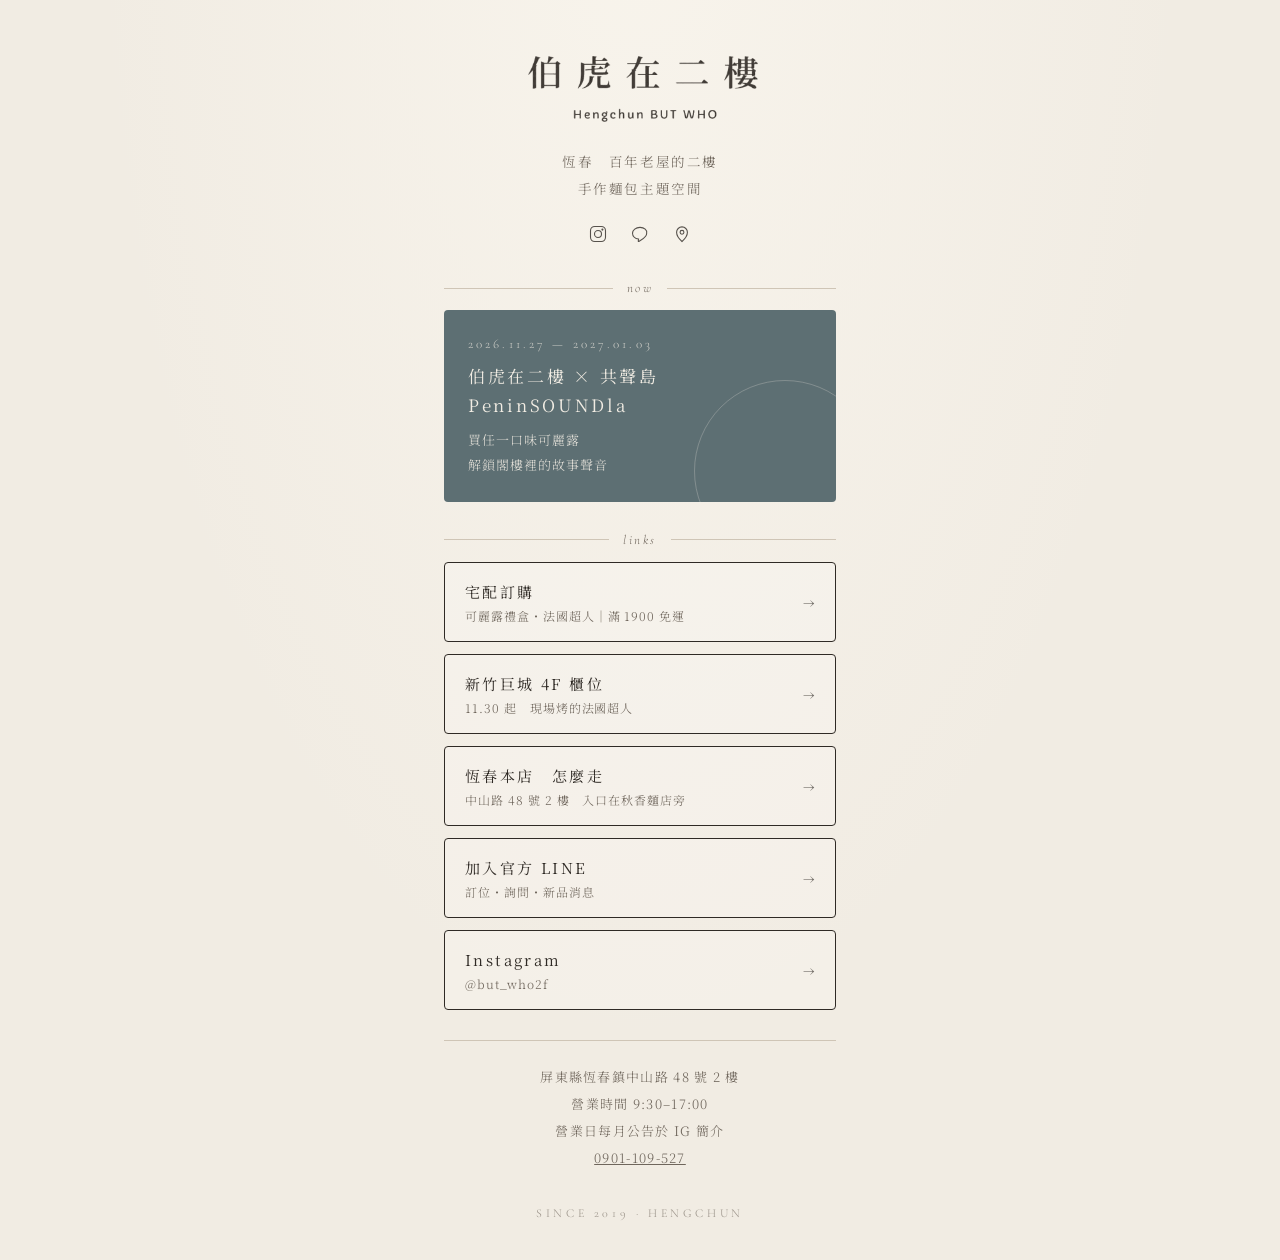
<file: links/index.html>
<!DOCTYPE html>
<html lang="zh-Hant">
<head>
<meta charset="utf-8">
<meta name="viewport" content="width=device-width, initial-scale=1">
<title>伯虎在二樓 BUT WHO</title>
<link rel="preconnect" href="https://fonts.googleapis.com">
<link rel="preconnect" href="https://fonts.gstatic.com" crossorigin>
<link href="https://fonts.googleapis.com/css2?family=Noto+Serif+TC:wght@300;400;500&family=Cormorant+Garamond:ital,wght@0,300;0,400;1,300&display=swap" rel="stylesheet">
<style>
  :root{
    --paper:#f1ece3;
    --paper-2:#e8e1d5;
    --ink:#2f2a25;
    --ink-soft:#6f665c;
    --line:#cfc5b6;
    --sea:#5d6f73;
  }
  *{box-sizing:border-box;margin:0;padding:0}
  html,body{background:var(--paper);color:var(--ink)}
  body{
    font-family:"Noto Serif TC",serif;font-weight:300;
    min-height:100vh;display:flex;justify-content:center;
    background:
      radial-gradient(ellipse at 50% -10%, #f8f4ec 0%, transparent 60%),
      var(--paper);
  }
  main{width:100%;max-width:440px;padding:56px 24px 40px}

  header{text-align:center;margin-bottom:36px}
  .mark{
    width:92px;height:92px;margin:0 auto 22px;border-radius:50%;
    border:1px solid var(--ink);display:flex;align-items:center;justify-content:center;
    flex-direction:column;gap:2px;
  }
  .mark b{font-weight:400;font-size:22px;letter-spacing:.18em;padding-left:.18em}
  .mark small{font-family:"Cormorant Garamond",serif;font-size:10px;letter-spacing:.32em;padding-left:.32em;color:var(--ink-soft)}
  .logo{display:block;width:230px;max-width:70%;height:auto;margin:0 auto}
  h1{font-weight:400;font-size:21px;letter-spacing:.28em;padding-left:.28em}
  .en{font-family:"Cormorant Garamond",serif;font-size:13px;letter-spacing:.42em;padding-left:.42em;color:var(--ink-soft);margin-top:6px}
  .bio{margin-top:26px;font-size:13.5px;line-height:2;letter-spacing:.12em;color:var(--ink-soft)}

  .social{display:flex;justify-content:center;gap:22px;margin-top:22px}
  .social a{color:var(--ink);opacity:.8;transition:opacity .2s}
  .social a:hover{opacity:1}
  .social svg{width:20px;height:20px;display:block}

  .label{
    font-family:"Cormorant Garamond",serif;font-style:italic;font-size:13px;
    letter-spacing:.2em;color:var(--ink-soft);text-align:center;margin:30px 0 14px;
    display:flex;align-items:center;gap:14px;
  }
  .label::before,.label::after{content:"";flex:1;height:1px;background:var(--line)}

  .feature{
    display:block;text-decoration:none;color:var(--paper);
    background:var(--sea);border-radius:4px;padding:26px 24px 24px;
    position:relative;overflow:hidden;
  }
  .feature::after{
    content:"";position:absolute;right:-40px;bottom:-60px;width:180px;height:180px;
    border-radius:50%;border:1px solid rgba(241,236,227,.25);
  }
  .feature .date{font-family:"Cormorant Garamond",serif;font-size:13px;letter-spacing:.24em;opacity:.8}
  .feature h2{font-weight:400;font-size:17px;letter-spacing:.16em;margin:10px 0 8px;line-height:1.7}
  .feature p{font-size:13px;line-height:1.9;letter-spacing:.08em;opacity:.88}

  .links{display:flex;flex-direction:column;gap:12px}
  .btn{
    display:flex;align-items:center;justify-content:space-between;gap:12px;
    text-decoration:none;color:var(--ink);
    border:1px solid var(--ink);border-radius:4px;padding:17px 20px;
    background:rgba(255,255,255,.18);
    transition:background .2s,color .2s;
  }
  .btn:hover{background:var(--ink);color:var(--paper)}
  .btn .t{font-size:15px;letter-spacing:.16em;font-weight:400}
  .btn .s{display:block;font-size:12px;letter-spacing:.08em;color:var(--ink-soft);margin-top:4px;font-weight:300}
  .btn:hover .s{color:var(--paper-2)}
  .btn .arrow{font-family:"Cormorant Garamond",serif;font-size:18px;opacity:.6}

  .info{
    margin-top:30px;padding:22px 4px 0;border-top:1px solid var(--line);
    font-size:13px;line-height:2.1;letter-spacing:.1em;color:var(--ink-soft);text-align:center;
  }
  .info a{color:inherit}
  footer{
    text-align:center;margin-top:34px;
    font-family:"Cormorant Garamond",serif;font-size:12px;letter-spacing:.3em;color:var(--ink-soft);opacity:.7
  }
</style>
</head>
<body>
<main>

  <header>
    <h1><img class="logo" src="logo.png" alt="伯虎在二樓 Hengchun BUT WHO"></h1>
    <p class="bio">恆春　百年老屋的二樓<br>手作麵包主題空間</p>

    <nav class="social" aria-label="社群">
      <a href="https://www.instagram.com/but_who2f/" aria-label="Instagram">
        <svg viewBox="0 0 24 24" fill="none" stroke="currentColor" stroke-width="1.3"><rect x="3" y="3" width="18" height="18" rx="5"/><circle cx="12" cy="12" r="4.2"/><circle cx="17.3" cy="6.7" r=".6" fill="currentColor"/></svg>
      </a>
      <a href="https://lin.ee/nPARyDp" aria-label="LINE 官方帳號">
        <svg viewBox="0 0 24 24" fill="none" stroke="currentColor" stroke-width="1.3"><path d="M12 4C7 4 3 7.2 3 11.1c0 3.5 3.1 6.4 7.3 7l-.4 2.4c-.1.4.3.7.7.5 2.6-1.4 6.6-4.1 8.1-6.3.9-1.1 1.3-2.3 1.3-3.6C21 7.2 17 4 12 4z"/></svg>
      </a>
      <a href="https://www.google.com/maps/search/?api=1&query=%E4%BC%AF%E8%99%8E%E5%9C%A8%E4%BA%8C%E6%A8%93%20%E5%B1%8F%E6%9D%B1%E7%B8%A3%E6%81%86%E6%98%A5%E9%8E%AE%E4%B8%AD%E5%B1%B1%E8%B7%AF48%E8%99%9F" aria-label="Google 地圖">
        <svg viewBox="0 0 24 24" fill="none" stroke="currentColor" stroke-width="1.3"><path d="M12 21s-6.5-5.6-6.5-11A6.5 6.5 0 0 1 18.5 10c0 5.4-6.5 11-6.5 11z"/><circle cx="12" cy="10" r="2.3"/></svg>
      </a>
    </nav>
  </header>

  <div class="label">now</div>
  <a class="feature" href="https://www.instagram.com/but_who2f/">
    <div class="date">2026.11.27 — 2027.01.03</div>
    <h2>伯虎在二樓 × 共聲島 PeninSOUNDla</h2>
    <p>買任一口味可麗露<br>解鎖閣樓裡的故事聲音</p>
  </a>

  <div class="label">links</div>
  <div class="links">
    <a class="btn" href="https://chipaoanping.github.io/bohu-ledger/shop/">
      <span><span class="t">宅配訂購</span><span class="s">可麗露禮盒・法國超人｜滿 1900 免運</span></span>
      <span class="arrow">→</span>
    </a>
    <a class="btn" href="https://www.google.com/maps/search/?api=1&query=%E6%96%B0%E7%AB%B9%E5%B7%A8%E5%9F%8E%E8%B3%BC%E7%89%A9%E4%B8%AD%E5%BF%83">
      <span><span class="t">新竹巨城 4F 櫃位</span><span class="s">11.30 起　現場烤的法國超人</span></span>
      <span class="arrow">→</span>
    </a>
    <a class="btn" href="https://www.google.com/maps/search/?api=1&query=%E4%BC%AF%E8%99%8E%E5%9C%A8%E4%BA%8C%E6%A8%93%20%E5%B1%8F%E6%9D%B1%E7%B8%A3%E6%81%86%E6%98%A5%E9%8E%AE%E4%B8%AD%E5%B1%B1%E8%B7%AF48%E8%99%9F">
      <span><span class="t">恆春本店　怎麼走</span><span class="s">中山路 48 號 2 樓　入口在秋香麵店旁</span></span>
      <span class="arrow">→</span>
    </a>
    <a class="btn" href="https://lin.ee/nPARyDp">
      <span><span class="t">加入官方 LINE</span><span class="s">訂位・詢問・新品消息</span></span>
      <span class="arrow">→</span>
    </a>
    <a class="btn" href="https://www.instagram.com/but_who2f/">
      <span><span class="t">Instagram</span><span class="s">@but_who2f</span></span>
      <span class="arrow">→</span>
    </a>
  </div>

  <div class="info">
    屏東縣恆春鎮中山路 48 號 2 樓<br>
    營業時間 9:30–17:00<br>營業日每月公告於 IG 簡介<br>
    <a href="tel:0901109527">0901-109-527</a>
  </div>

  <footer>SINCE 2019 · HENGCHUN</footer>
</main>
</body>
</html>
</file>
